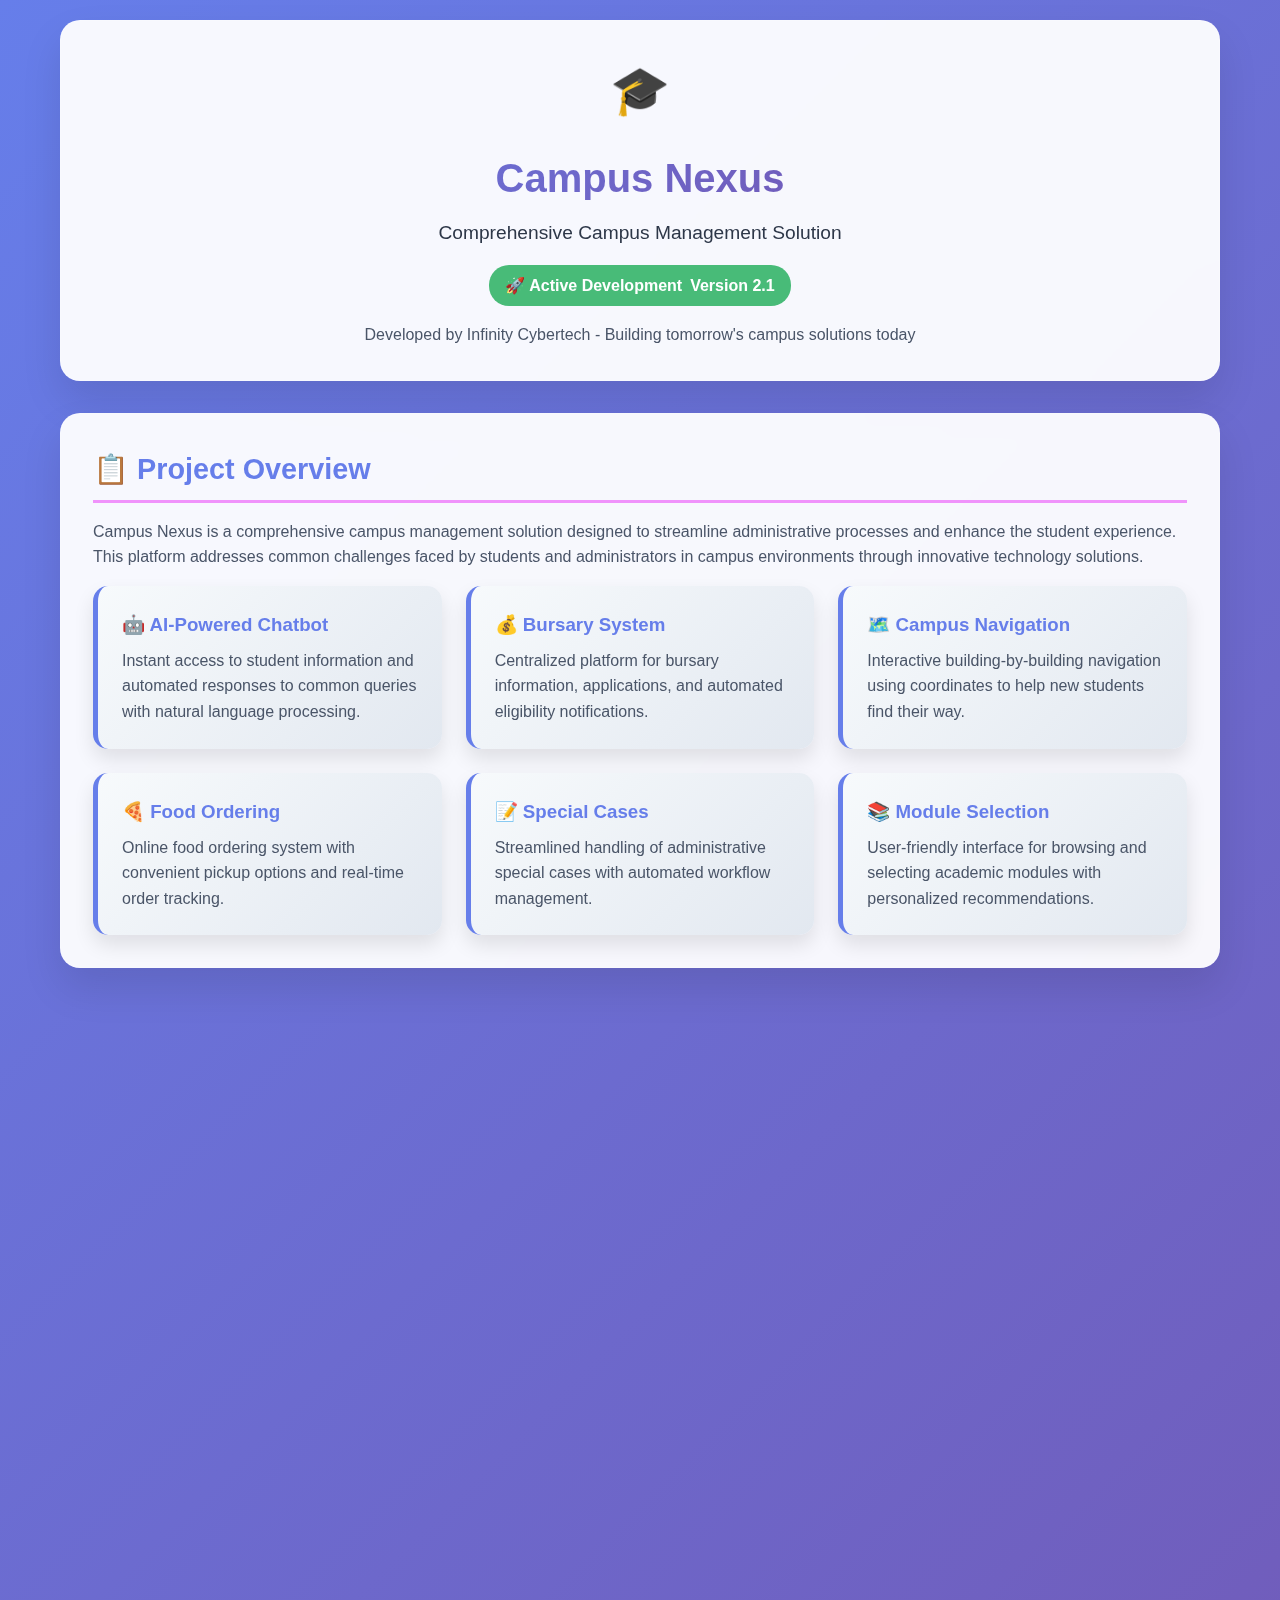
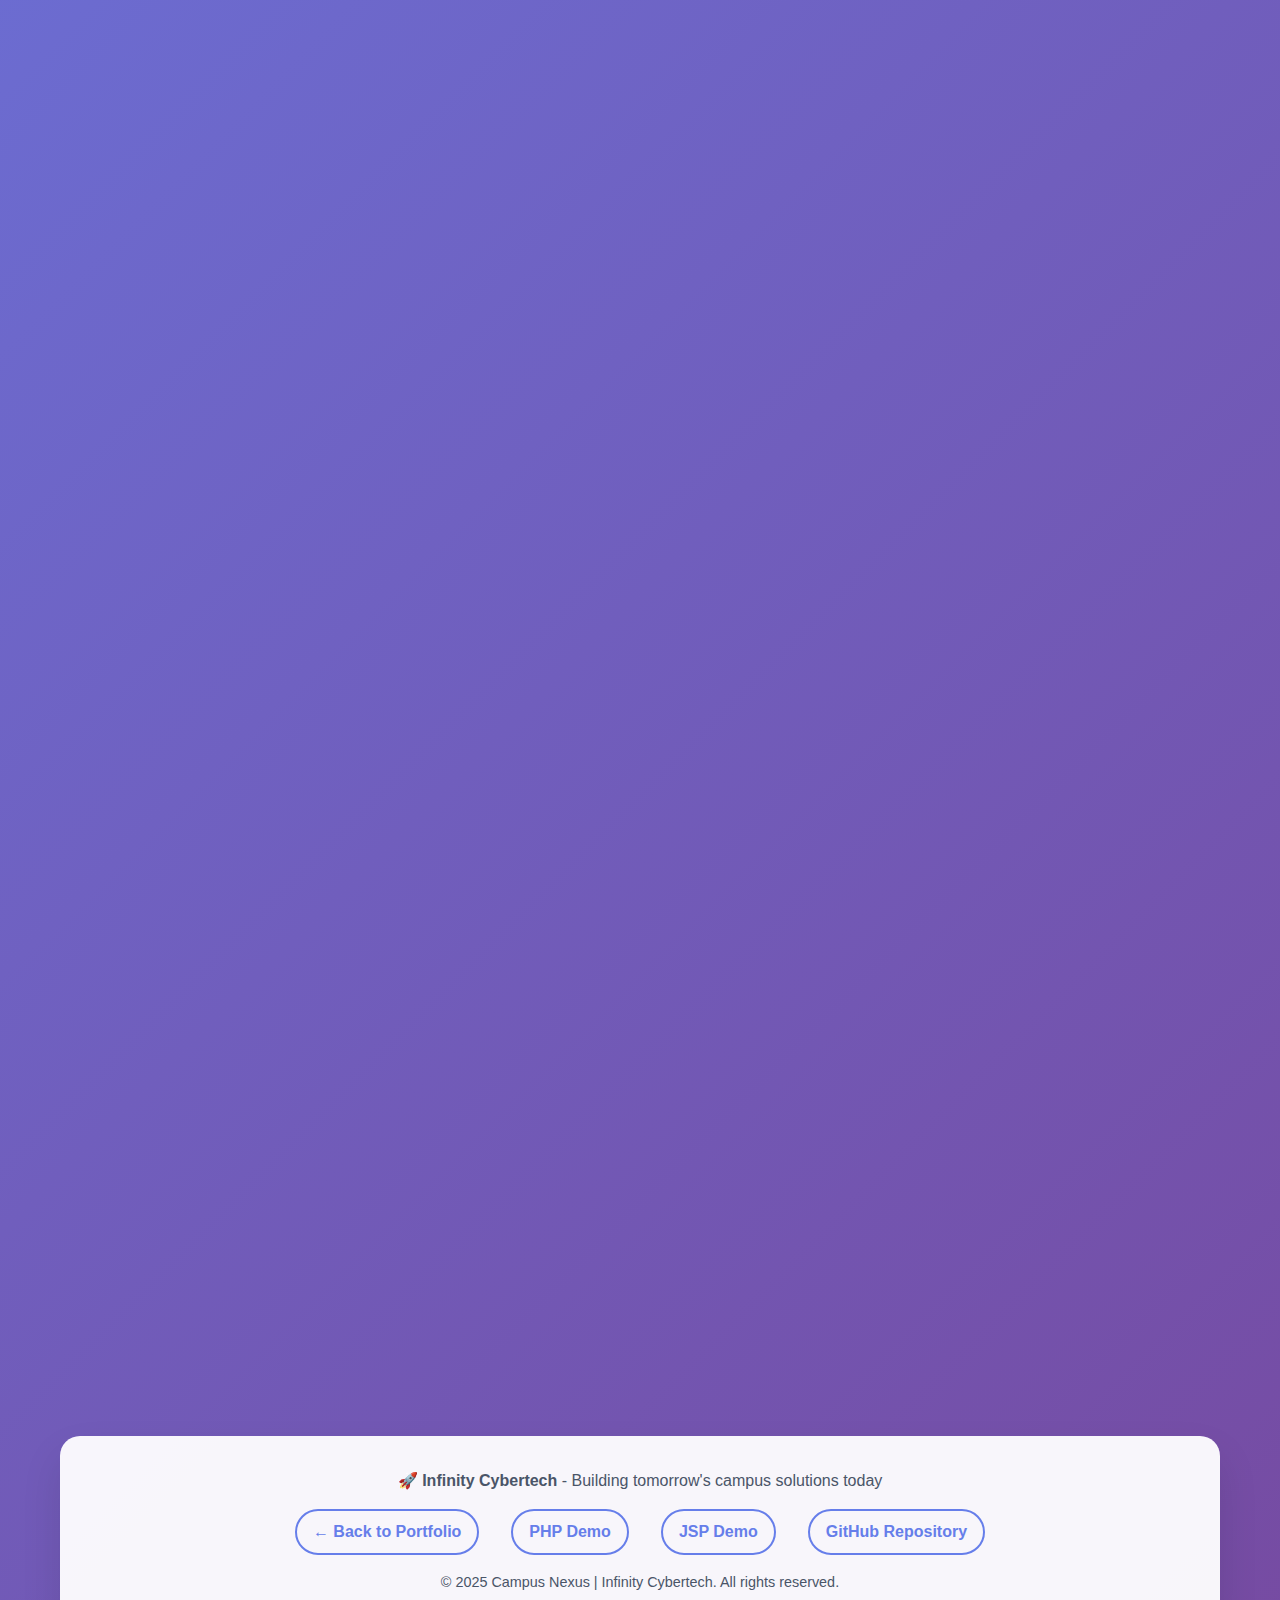
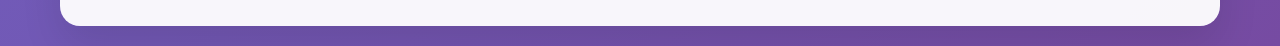
<file: project.html>
<!DOCTYPE html>
<html lang="en">
<head>
    <meta charset="UTF-8">
    <meta name="viewport" content="width=device-width, initial-scale=1.0">
    <title>Campus Nexus - Team Project | Brilliant Maloma</title>
    <style>
        * {
            margin: 0;
            padding: 0;
            box-sizing: border-box;
        }

        :root {
            --primary: #667eea;
            --secondary: #764ba2;
            --accent: #f093fb;
            --success: #48bb78;
            --warning: #ed8936;
            --dark: #2d3748;
            --light: #f7fafc;
            --text: #4a5568;
        }

        body {
            font-family: 'Segoe UI', Tahoma, Geneva, Verdana, sans-serif;
            line-height: 1.6;
            color: var(--text);
            background: linear-gradient(135deg, #667eea 0%, #764ba2 100%);
            min-height: 100vh;
        }

        .container {
            max-width: 1200px;
            margin: 0 auto;
            padding: 20px;
        }

        /* Header Styles */
        header {
            background: rgba(255, 255, 255, 0.95);
            backdrop-filter: blur(10px);
            padding: 2rem 0;
            text-align: center;
            border-radius: 20px;
            margin-bottom: 2rem;
            box-shadow: 0 20px 40px rgba(0,0,0,0.1);
            border: 1px solid rgba(255,255,255,0.2);
        }

        .logo {
            font-size: 3rem;
            margin-bottom: 1rem;
        }

        h1 {
            font-size: 2.5rem;
            background: linear-gradient(135deg, var(--primary), var(--secondary));
            -webkit-background-clip: text;
            -webkit-text-fill-color: transparent;
            margin-bottom: 0.5rem;
        }

        .tagline {
            font-size: 1.2rem;
            color: var(--dark);
            margin-bottom: 1rem;
        }

        /* Main Content */
        .main-content {
            display: grid;
            gap: 2rem;
            margin-bottom: 2rem;
        }

        .card {
            background: rgba(255, 255, 255, 0.95);
            padding: 2rem;
            border-radius: 20px;
            box-shadow: 0 20px 40px rgba(0,0,0,0.1);
            border: 1px solid rgba(255,255,255,0.2);
            backdrop-filter: blur(10px);
        }

        .card h2 {
            color: var(--primary);
            margin-bottom: 1rem;
            font-size: 1.8rem;
            border-bottom: 3px solid var(--accent);
            padding-bottom: 0.5rem;
        }

        /* Features Grid */
        .features-grid {
            display: grid;
            grid-template-columns: repeat(auto-fit, minmax(300px, 1fr));
            gap: 1.5rem;
            margin-top: 1rem;
        }

        .feature-card {
            background: linear-gradient(135deg, var(--light), #e2e8f0);
            padding: 1.5rem;
            border-radius: 15px;
            box-shadow: 0 10px 20px rgba(0,0,0,0.1);
            transition: all 0.3s ease;
            border-left: 5px solid var(--primary);
        }

        .feature-card:hover {
            transform: translateY(-5px);
            box-shadow: 0 15px 30px rgba(0,0,0,0.2);
        }

        .feature-card h3 {
            color: var(--primary);
            margin-bottom: 0.5rem;
            display: flex;
            align-items: center;
            gap: 0.5rem;
        }

        /* Team Table */
        .team-table {
            width: 100%;
            border-collapse: collapse;
            margin: 1rem 0;
            background: white;
            border-radius: 15px;
            overflow: hidden;
            box-shadow: 0 10px 20px rgba(0,0,0,0.1);
        }

        .team-table th {
            background: linear-gradient(135deg, var(--primary), var(--secondary));
            color: white;
            padding: 1rem;
            text-align: left;
            font-weight: 600;
        }

        .team-table td {
            padding: 1rem;
            border-bottom: 1px solid #e2e8f0;
        }

        .team-table tr:last-child td {
            border-bottom: none;
        }

        .team-table tr:hover {
            background-color: #f7fafc;
        }

        .role-badge {
            padding: 0.3rem 0.8rem;
            border-radius: 20px;
            font-size: 0.8rem;
            font-weight: 600;
            text-transform: uppercase;
        }

        .role-po { background: var(--success); color: white; }
        .role-sm { background: var(--warning); color: white; }
        .role-dev { background: var(--primary); color: white; }
        .role-qa { background: var(--accent); color: white; }

        /* Tech Stack */
        .tech-stack {
            display: flex;
            flex-wrap: wrap;
            gap: 1rem;
            margin-top: 1rem;
        }

        .tech-item {
            background: linear-gradient(135deg, var(--primary), var(--secondary));
            color: white;
            padding: 0.8rem 1.2rem;
            border-radius: 25px;
            font-weight: 600;
            box-shadow: 0 5px 15px rgba(0,0,0,0.2);
        }

        /* Problem Solutions */
        .solutions-grid {
            display: grid;
            grid-template-columns: repeat(auto-fit, minmax(280px, 1fr));
            gap: 1.5rem;
            margin-top: 1rem;
        }

        .solution-card {
            background: white;
            padding: 1.5rem;
            border-radius: 15px;
            box-shadow: 0 10px 20px rgba(0,0,0,0.1);
            border-top: 4px solid var(--success);
        }

        .solution-card h4 {
            color: var(--dark);
            margin-bottom: 0.5rem;
            display: flex;
            align-items: center;
            gap: 0.5rem;
        }

        /* Footer */
        footer {
            text-align: center;
            padding: 2rem;
            background: rgba(255, 255, 255, 0.95);
            border-radius: 20px;
            margin-top: 2rem;
            box-shadow: 0 20px 40px rgba(0,0,0,0.1);
        }

        .nav-links {
            display: flex;
            justify-content: center;
            gap: 2rem;
            margin-top: 1rem;
            flex-wrap: wrap;
        }

        .nav-links a {
            color: var(--primary);
            text-decoration: none;
            font-weight: 600;
            padding: 0.5rem 1rem;
            border-radius: 25px;
            transition: all 0.3s ease;
            border: 2px solid var(--primary);
        }

        .nav-links a:hover {
            background: var(--primary);
            color: white;
        }

        /* Animations */
        @keyframes fadeInUp {
            from {
                opacity: 0;
                transform: translateY(30px);
            }
            to {
                opacity: 1;
                transform: translateY(0);
            }
        }

        .animated {
            animation: fadeInUp 0.6s ease-out;
        }

        /* Status Badge */
        .status-badge {
            display: inline-flex;
            align-items: center;
            gap: 0.5rem;
            background: var(--success);
            color: white;
            padding: 0.5rem 1rem;
            border-radius: 20px;
            font-weight: 600;
            margin-bottom: 1rem;
        }

        /* Responsive */
        @media (max-width: 768px) {
            .features-grid,
            .solutions-grid {
                grid-template-columns: 1fr;
            }
            
            h1 {
                font-size: 2rem;
            }
            
            .team-table {
                font-size: 0.9rem;
            }
            
            .nav-links {
                flex-direction: column;
                align-items: center;
            }
        }
    </style>
</head>
<body>
    <div class="container">
        <header class="animated">
            <div class="logo">🎓</div>
            <h1>Campus Nexus</h1>
            <p class="tagline">Comprehensive Campus Management Solution</p>
            <div class="status-badge">
                <span>🚀 Active Development</span>
                <span>Version 2.1</span>
            </div>
            <p>Developed by Infinity Cybertech - Building tomorrow's campus solutions today</p>
        </header>

        <div class="main-content">
            <!-- Project Overview -->
            <div class="card animated">
                <h2>📋 Project Overview</h2>
                <p>Campus Nexus is a comprehensive campus management solution designed to streamline administrative processes and enhance the student experience. This platform addresses common challenges faced by students and administrators in campus environments through innovative technology solutions.</p>
                
                <div class="features-grid">
                    <div class="feature-card">
                        <h3>🤖 AI-Powered Chatbot</h3>
                        <p>Instant access to student information and automated responses to common queries with natural language processing.</p>
                    </div>
                    <div class="feature-card">
                        <h3>💰 Bursary System</h3>
                        <p>Centralized platform for bursary information, applications, and automated eligibility notifications.</p>
                    </div>
                    <div class="feature-card">
                        <h3>🗺️ Campus Navigation</h3>
                        <p>Interactive building-by-building navigation using coordinates to help new students find their way.</p>
                    </div>
                    <div class="feature-card">
                        <h3>🍕 Food Ordering</h3>
                        <p>Online food ordering system with convenient pickup options and real-time order tracking.</p>
                    </div>
                    <div class="feature-card">
                        <h3>📝 Special Cases</h3>
                        <p>Streamlined handling of administrative special cases with automated workflow management.</p>
                    </div>
                    <div class="feature-card">
                        <h3>📚 Module Selection</h3>
                        <p>User-friendly interface for browsing and selecting academic modules with personalized recommendations.</p>
                    </div>
                </div>
            </div>

            <!-- Team Members -->
            <div class="card animated">
                <h2>👥 Development Team</h2>
                <table class="team-table">
                    <thead>
                        <tr>
                            <th>Team Member</th>
                            <th>Role</th>
                            <th>Key Responsibilities</th>
                            <th>Specialization</th>
                        </tr>
                    </thead>
                    <tbody>
                        <tr>
                            <td><strong>Thalaga Makwela</strong></td>
                            <td><span class="role-badge role-po">Product Owner</span></td>
                            <td>Project vision, requirements gathering, stakeholder management</td>
                            <td>Business Analysis</td>
                        </tr>
                        <tr>
                            <td><strong>Welcome Molefe</strong></td>
                            <td><span class="role-badge role-sm">Scrum Master</span></td>
                            <td>Agile processes, team coordination, impediment removal</td>
                            <td>Project Management</td>
                        </tr>
                        <tr>
                            <td><strong>Nathan Chinoma</strong></td>
                            <td><span class="role-badge role-dev">Backend Developer</span></td>
                            <td>Server-side logic, database design, API development</td>
                            <td>Node.js, SQLite</td>
                        </tr>
                        <tr>
                            <td><strong>Brilliant Maloma</strong></td>
                            <td><span class="role-badge role-dev">Frontend Developer</span></td>
                            <td>User interface design, React components, user experience</td>
                            <td>React, TypeScript, CSS</td>
                        </tr>
                        <tr>
                            <td><strong>Bunono Mhlakaza</strong></td>
                            <td><span class="role-badge role-qa">Quality Assurance</span></td>
                            <td>Testing strategies, bug tracking, quality control</td>
                            <td>Testing Automation</td>
                        </tr>
                    </tbody>
                </table>
            </div>

            <!-- Technology Stack -->
            <div class="card animated">
                <h2>🔧 Technology Stack</h2>
                <div class="tech-stack">
                    <div class="tech-item">React</div>
                    <div class="tech-item">TypeScript</div>
                    <div class="tech-item">Node.js</div>
                    <div class="tech-item">SQLite</div>
                    <div class="tech-item">JWT Authentication</div>
                    <div class="tech-item">Natural Language Processing</div>
                    <div class="tech-item">RESTful APIs</div>
                    <div class="tech-item">CSS3 & Flexbox/Grid</div>
                </div>
            </div>

            <!-- Problem Solutions -->
            <div class="card animated">
                <h2>💡 Campus Problems Solved</h2>
                <div class="solutions-grid">
                    <div class="solution-card">
                        <h4>📊 Student Information Access</h4>
                        <p>AI-powered chatbot provides instant access to student details, reducing queues at admin offices by 70%.</p>
                    </div>
                    <div class="solution-card">
                        <h4>🎓 Bursary Management</h4>
                        <p>Centralized system for bursary updates with automatic notifications about eligibility and deadlines.</p>
                    </div>
                    <div class="solution-card">
                        <h4>🧭 Campus Navigation</h4>
                        <p>Interactive map with building-by-building navigation and location-based services for new students.</p>
                    </div>
                    <div class="solution-card">
                        <h4>🍽️ Food Services</h4>
                        <p>Online food ordering system with convenient pickup options reducing cafeteria congestion by 40%.</p>
                    </div>
                    <div class="solution-card">
                        <h4>⚡ Administrative Efficiency</h4>
                        <p>Streamlined handling of special cases with reduced paperwork and manual processes.</p>
                    </div>
                    <div class="solution-card">
                        <h4>📝 Academic Planning</h4>
                        <p>Digital yearbook with easy module browsing and personalized recommendations.</p>
                    </div>
                </div>
            </div>

            <!-- Project Structure -->
            <div class="card animated">
                <h2>🏗️ Project Architecture</h2>
                <div style="background: var(--light); padding: 1.5rem; border-radius: 10px; margin-top: 1rem;">
                    <pre style="font-family: 'Courier New', monospace; line-height: 1.4;">
campusnexus/
├── frontend/              # React TypeScript Application
│   ├── public/           # Static files
│   └── src/
│       ├── components/   # React components
│       │   ├── Auth/            # Authentication
│       │   ├── BursaryInfo/     # Bursary system
│       │   ├── CampusNavigation/# Navigation
│       │   ├── Chatbot/         # AI Chatbot
│       │   ├── CourseRegistration/ # Course management
│       │   ├── FoodOrdering/    # Food services
│       │   ├── ModuleSelection/ # Module selection
│       │   └── SpecialCases/    # Special cases
│       └── App.tsx       # Main App component
├── backend/              # Node.js Server
│   ├── db/              # Database files
│   ├── routes/          # API routes
│   ├── middleware/      # Custom middleware
│   └── index.js         # Server entry point
└── docs/                # Documentation
                    </pre>
                </div>
            </div>
        </div>

        <footer class="animated">
            <p>🚀 <strong>Infinity Cybertech</strong> - Building tomorrow's campus solutions today</p>
            <div class="nav-links">
                <a href="index.html">← Back to Portfolio</a>
                <a href="http://localhost/231163134/dynamic.php">PHP Demo</a>
                <a href="http://localhost:8088/231163134/dynamic.jsp">JSP Demo</a>
                <a href="https://github.com/infinitycybertech/campusnexus" target="_blank">GitHub Repository</a>
            </div>
            <p style="margin-top: 1rem; color: var(--text); font-size: 0.9rem;">
                © 2025 Campus Nexus | Infinity Cybertech. All rights reserved.
            </p>
        </footer>
    </div>

    <script>
        // Add scroll animations
        const observerOptions = {
            threshold: 0.1,
            rootMargin: '0px 0px -50px 0px'
        };

        const observer = new IntersectionObserver((entries) => {
            entries.forEach(entry => {
                if (entry.isIntersecting) {
                    entry.target.style.opacity = '1';
                    entry.target.style.transform = 'translateY(0)';
                }
            });
        }, observerOptions);

        // Observe all cards for animation
        document.addEventListener('DOMContentLoaded', () => {
            const cards = document.querySelectorAll('.card');
            cards.forEach((card, index) => {
                card.style.opacity = '0';
                card.style.transform = 'translateY(30px)';
                card.style.transition = `opacity 0.6s ease ${index * 0.1}s, transform 0.6s ease ${index * 0.1}s`;
                observer.observe(card);
            });
        });
    </script>
</body>
</html>
</file>
